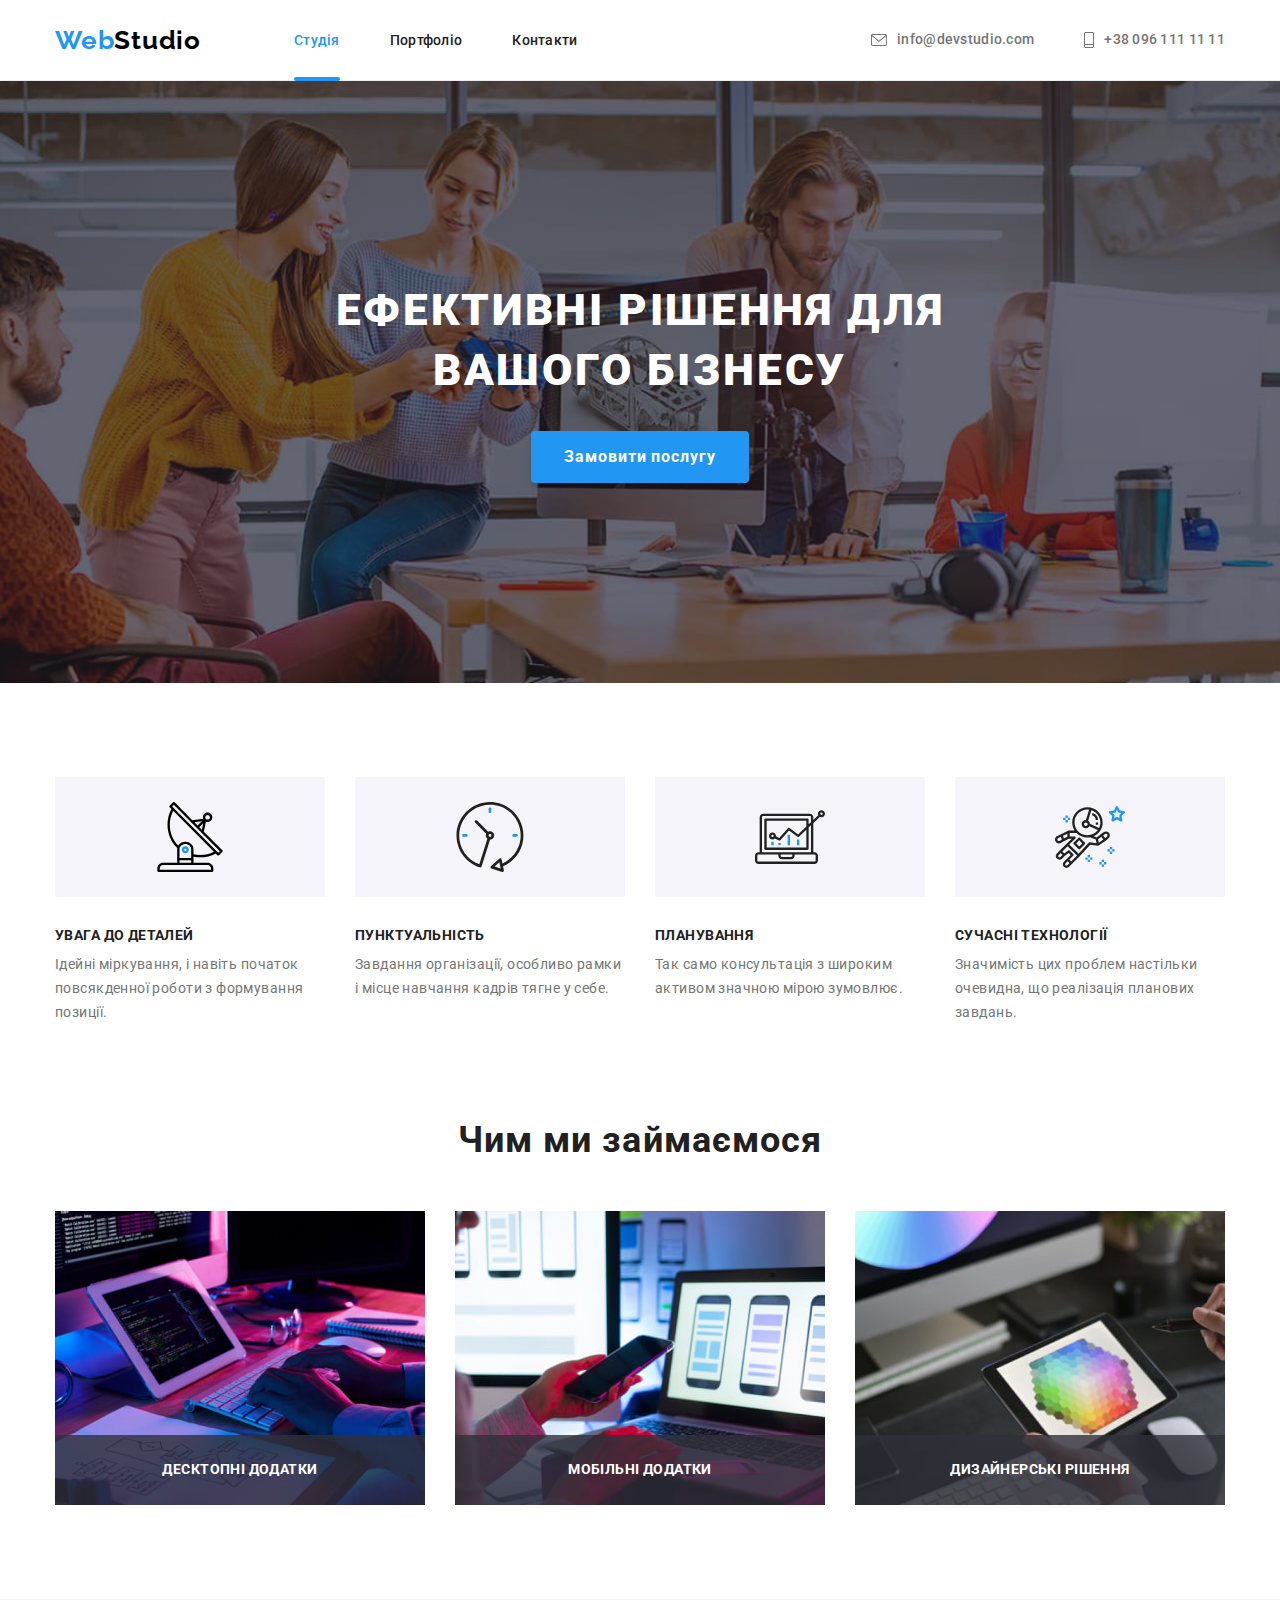
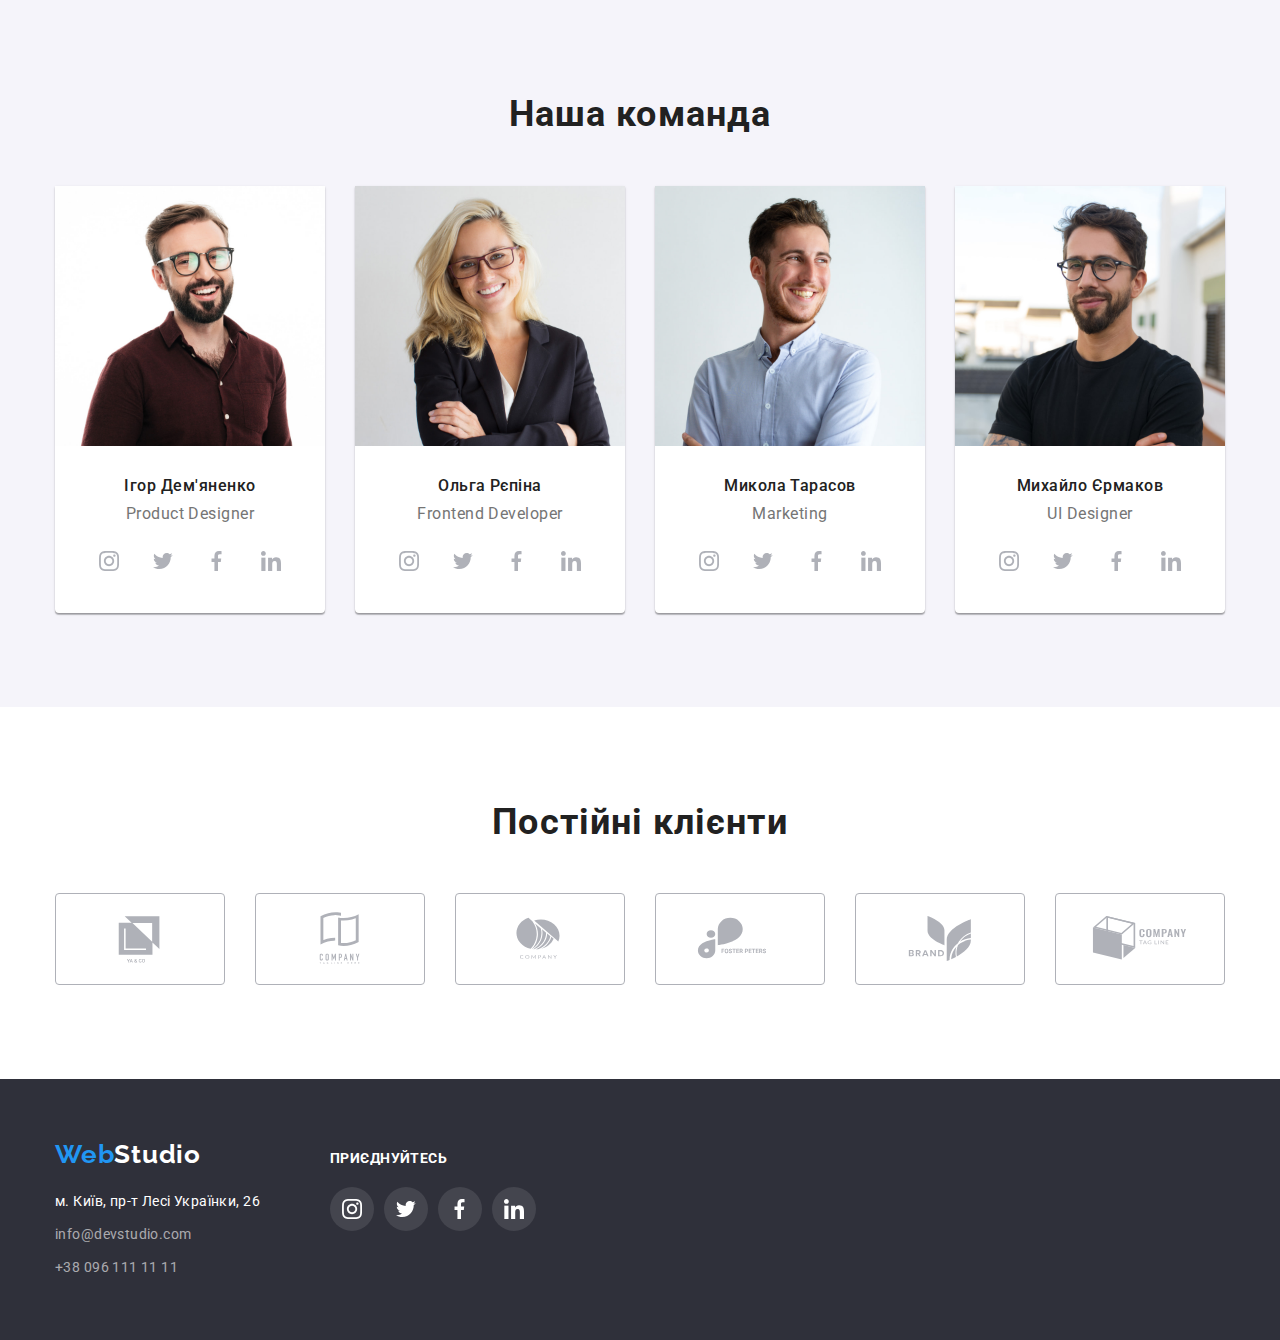
<file: index.html>
<!DOCTYPE html>
<html lang="uk">
  <head>
    <meta charset="UTF-8" />
    <meta http-equiv="X-UA-Compatible" content="IE=edge" />
    <meta name="viewport" content="width=device-width, initial-scale=1.0" />
    <link rel="preconnect" href="https://fonts.googleapis.com" />
    <link rel="preconnect" href="https://fonts.gstatic.com" crossorigin />
    <link
      href="https://fonts.googleapis.com/css2?family=Raleway:wght@700&family=Roboto:wght@400;500;700;900&display=swap"
      rel="stylesheet"
    />
    <link
      rel="stylesheet"
      href="https://cdnjs.cloudflare.com/ajax/libs/modern-normalize/1.1.0/modern-normalize.min.css"
    />
    <link rel="stylesheet" href="./index.html" />
    <link rel="stylesheet" href="./css/styles.css" />
    <title>Студія</title>
  </head>

  <body>
    <!-- header -->
    <header class="header">
      <div class="container header-container">
        <a href="./index.html" class="logo">Web<span>Studio</span></a>
        <nav class="header-nav">
          <ul class="header-nav-list list">
            <li class="header-nav-list-item">
              <a class="header-nav-link current" href="./index.html">Студія</a>
            </li>
            <li class="header-nav-list-item">
              <a class="header-nav-link" href="./portfolio.html">Портфоліо</a>
            </li>
            <li class="header-nav-list-item">
              <a class="header-nav-link" href="#">Контакти</a>
            </li>
          </ul>
        </nav>
        <ul class="header-contacts list">
          <li class="header-contacts-item">
            <a class="header-contacts-link" href="mailto:someone@example.com">
              <svg width="16" height="12" class="header-contact-icon">
                <use href="./images/icons.svg#icon-envelope"></use>
              </svg>
              info@devstudio.com
            </a>
          </li>
          <li class="header-contacts-item">
            <a class="header-contacts-link" href="tel:+380961111111">
              <svg width="10" height="16" class="header-contact-icon">
                <use href="./images/icons.svg#icon-telephone"></use>
              </svg>
              +38 096 111 11 11
            </a>
          </li>
        </ul>
      </div>
    </header>
    <!-- main -->
    <main>
      <!-- hero -->
      <section class="hero section">
        <div class="container">
          <h1 class="hero-title">Ефективні рішення для вашого бізнесу</h1>

          <button type="button" class="hero-btn" data-modal-open>Замовити послугу</button>
        </div>
      </section>
      <!-- advantages -->
      <section class="advantages section">
        <div class="container">
          <h2 class="visually-hidden">Переваги</h2>
          <ul class="advantages-list list">
            <li class="advantages-list-item">
              <div class="advantages-icon">
                <svg class="icon-svg">
                  <use href="./images/icons.svg#icon-antenna"></use>
                </svg>
              </div>
              <h3 class="advantages-title">Увага до деталей</h3>
              <p class="advantages-text">
                Ідейні міркування, і навіть початок повсякденної роботи з формування позиції.
              </p>
            </li>
            <li class="advantages-list-item">
              <div class="advantages-icon">
                <svg class="icon-svg">
                  <use href="./images/icons.svg#icon-clock"></use>
                </svg>
              </div>
              <h3 class="advantages-title">Пунктуальність</h3>
              <p class="advantages-text">
                Завдання організації, особливо рамки і місце навчання кадрів тягне у себе.
              </p>
            </li>
            <li class="advantages-list-item">
              <div class="advantages-icon">
                <svg class="icon-svg">
                  <use href="./images/icons.svg#icon-diagram"></use>
                </svg>
              </div>
              <h3 class="advantages-title">Планування</h3>
              <p class="advantages-text">
                Так само консультація з широким активом значною мірою зумовлює.
              </p>
            </li>
            <li class="advantages-list-item">
              <div class="advantages-icon">
                <svg class="icon-svg">
                  <use href="./images/icons.svg#icon-astronaut"></use>
                </svg>
              </div>
              <h3 class="advantages-title">Сучасні технології</h3>
              <p class="advantages-text">
                Значимість цих проблем настільки очевидна, що реалізація планових завдань.
              </p>
            </li>
          </ul>
        </div>
      </section>
      <!-- solutions -->
      <section class="solutions section">
        <div class="container">
          <h2 class="section-title">Чим ми займаємося</h2>
          <ul class="solutions-list list">
            <li class="solutions-list-item">
              <img
                class="solutions-list-img"
                src="./images/studio/img1.jpg"
                alt="Розробник працює на робочому місці"
                width="370"
              />
              <div class="solutions-card-item">
                <p class="solutions-card-text">Десктопні додатки</p>
              </div>
            </li>
            <li class="solutions-list-item">
              <img
                class="solutions-list-img"
                src="./images/studio/img2.jpg"
                alt="Розробка додатків графічним дизайнером"
                width="370"
              />
              <div class="solutions-card-item">
                <p class="solutions-card-text">Мобільні додатки</p>
              </div>
            </li>
            <li class="solutions-list-item">
              <img
                class="solutions-list-img"
                src="./images/studio/img3.jpg"
                alt="Веб-дизайнер вибирає кольори на планшеті"
                width="370"
              />
              <div class="solutions-card-item">
                <p class="solutions-card-text">Дизайнерські рішення</p>
              </div>
            </li>
          </ul>
        </div>
      </section>
      <!-- team -->
      <section class="team section">
        <div class="container">
          <h2 class="section-title">Наша команда</h2>
          <ul class="team-list list">
            <li class="team-list-item">
              <img
                class="team-list-img"
                src="./images/studio/ihor_demynenko.jpg"
                alt="Фото Ігора Дем'яненка"
                width="270"
                height="260"
              />
              <div class="team-content">
                <h3 class="team-list-title">Ігор Дем'яненко</h3>
                <p lang="en" class="team-list-text" lang="en">Product Designer</p>

                <ul class="team-icons-list list">
                  <li class="team-icons-item">
                    <a
                      href="https://instagram.com"
                      target="_blank"
                      rel="noreferrer noopener nofollow"
                      class="team-icons-link"
                    >
                      <svg width="20" height="20" class="team-icon">
                        <use href="./images/icons.svg#icon-instagram"></use>
                      </svg>
                    </a>
                  </li>
                  <li class="team-icons-item">
                    <a
                      href="https://twitter.com"
                      target="_blank"
                      rel="noreferrer noopener nofollow"
                      class="team-icons-link"
                    >
                      <svg width="20" height="20" class="team-icon">
                        <use href="./images/icons.svg#icon-twitter"></use>
                      </svg>
                    </a>
                  </li>
                  <li class="team-icons-item">
                    <a
                      href="https://facebook.com"
                      target="_blank"
                      rel="noreferrer noopener nofollow"
                      class="team-icons-link"
                    >
                      <svg width="20" height="20" class="team-icon">
                        <use href="./images/icons.svg#icon-facebook"></use>
                      </svg>
                    </a>
                  </li>
                  <li class="team-icons-item">
                    <a
                      href="https://linkedin.com"
                      target="_blank"
                      rel="noreferrer noopener nofollow"
                      class="team-icons-link"
                    >
                      <svg width="20" height="20" class="team-icon">
                        <use href="./images/icons.svg#icon-linkedin"></use>
                      </svg>
                    </a>
                  </li>
                </ul>
              </div>
            </li>
            <li class="team-list-item">
              <img
                class="team-list-img"
                src="./images/studio/olha_riepyna.jpg"
                alt="Фото Ольгі Репіної"
                width="270"
                height="260"
              />
              <div class="team-content">
                <h3 class="team-list-title">Ольга Рєпіна</h3>
                <p lang="en" class="team-list-text" lang="en">Frontend Developer</p>

                <ul class="team-icons-list list">
                  <li class="team-icons-item">
                    <a
                      href="https://instagram.com"
                      target="_blank"
                      rel="noreferrer noopener nofollow"
                      class="team-icons-link"
                    >
                      <svg width="20" height="20" class="team-icon">
                        <use href="./images/icons.svg#icon-instagram"></use>
                      </svg>
                    </a>
                  </li>
                  <li class="team-icons-item">
                    <a
                      href="https://twitter.com"
                      target="_blank"
                      rel="noreferrer noopener nofollow"
                      class="team-icons-link"
                    >
                      <svg width="20" height="20" class="team-icon">
                        <use href="./images/icons.svg#icon-twitter"></use>
                      </svg>
                    </a>
                  </li>
                  <li class="team-icons-item">
                    <a
                      href="https://facebook.com"
                      target="_blank"
                      rel="noreferrer noopener nofollow"
                      class="team-icons-link"
                    >
                      <svg width="20" height="20" class="team-icon">
                        <use href="./images/icons.svg#icon-facebook"></use>
                      </svg>
                    </a>
                  </li>
                  <li class="team-icons-item">
                    <a
                      href="https://linkedin.com"
                      target="_blank"
                      rel="noreferrer noopener nofollow"
                      class="team-icons-link"
                    >
                      <svg width="20" height="20" class="team-icon">
                        <use href="./images/icons.svg#icon-linkedin"></use>
                      </svg>
                    </a>
                  </li>
                </ul>
              </div>
            </li>
            <li class="team-list-item">
              <img
                class="team-list-img"
                src="./images/studio/mykola_tarasov.jpg"
                alt="Фото Михайла Тарасова"
                width="270"
                height="260"
              />
              <div class="team-content">
                <h3 class="team-list-title">Микола Тарасов</h3>
                <p lang="en" class="team-list-text" lang="en">Marketing</p>

                <ul class="team-icons-list list">
                  <li class="team-icons-item">
                    <a
                      href="https://instagram.com"
                      target="_blank"
                      rel="noreferrer noopener nofollow"
                      class="team-icons-link"
                    >
                      <svg width="20" height="20" class="team-icon">
                        <use href="./images/icons.svg#icon-instagram"></use>
                      </svg>
                    </a>
                  </li>
                  <li class="team-icons-item">
                    <a
                      href="https://twitter.com"
                      target="_blank"
                      rel="noreferrer noopener nofollow"
                      class="team-icons-link"
                    >
                      <svg width="20" height="20" class="team-icon">
                        <use href="./images/icons.svg#icon-twitter"></use>
                      </svg>
                    </a>
                  </li>
                  <li class="team-icons-item">
                    <a
                      href="https://facebook.com"
                      target="_blank"
                      rel="noreferrer noopener nofollow"
                      class="team-icons-link"
                    >
                      <svg width="20" height="20" class="team-icon">
                        <use href="./images/icons.svg#icon-facebook"></use>
                      </svg>
                    </a>
                  </li>
                  <li class="team-icons-item">
                    <a
                      href="https://linkedin.com"
                      target="_blank"
                      rel="noreferrer noopener nofollow"
                      class="team-icons-link"
                    >
                      <svg width="20" height="20" class="team-icon">
                        <use href="./images/icons.svg#icon-linkedin"></use>
                      </svg>
                    </a>
                  </li>
                </ul>
              </div>
            </li>
            <li class="team-list-item">
              <img
                class="team-list-img"
                src="./images/studio/mykhailo_iermakov.jpg"
                alt="Фото Михайло Єрмакова"
                width="270"
                height="260"
              />
              <div class="team-content">
                <h3 class="team-list-title">Михайло Єрмаков</h3>
                <p lang="en" class="team-list-text" lang="en">UI Designer</p>

                <ul class="team-icons-list list">
                  <li class="team-icons-item">
                    <a
                      href="https://instagram.com"
                      target="_blank"
                      rel="noreferrer noopener nofollow"
                      class="team-icons-link"
                    >
                      <svg width="20" height="20" class="team-icon">
                        <use href="./images/icons.svg#icon-instagram"></use>
                      </svg>
                    </a>
                  </li>
                  <li class="team-icons-item">
                    <a
                      href="https://twitter.com"
                      target="_blank"
                      rel="noreferrer noopener nofollow"
                      class="team-icons-link"
                    >
                      <svg width="20" height="20" class="team-icon">
                        <use href="./images/icons.svg#icon-twitter"></use>
                      </svg>
                    </a>
                  </li>
                  <li class="team-icons-item">
                    <a
                      href="https://facebook.com"
                      target="_blank"
                      rel="noreferrer noopener nofollow"
                      class="team-icons-link"
                    >
                      <svg width="20" height="20" class="team-icon">
                        <use href="./images/icons.svg#icon-facebook"></use>
                      </svg>
                    </a>
                  </li>
                  <li class="team-icons-item">
                    <a
                      href="https://linkedin.com"
                      target="_blank"
                      rel="noreferrer noopener nofollow"
                      class="team-icons-link"
                    >
                      <svg width="20" height="20" class="team-icon">
                        <use href="./images/icons.svg#icon-linkedin"></use>
                      </svg>
                    </a>
                  </li>
                </ul>
              </div>
            </li>
          </ul>
        </div>
      </section>
      <section class="clients section">
        <div class="container">
          <h2 class="section-title">Постійні клієнти</h2>
          <ul class="clients-list">
            <li class="clients-list-item list">
              <a href="#" class="clients-link">
                <svg width="106" height="60" class="clients-icon">
                  <use href="./images/icons.svg#icon-logo1"></use>
                </svg>
              </a>
            </li>
            <li class="clients-list-item list">
              <a href="#" class="clients-link">
                <svg width="106" height="60" class="clients-icon">
                  <use href="./images/icons.svg#icon-logo2"></use>
                </svg>
              </a>
            </li>
            <li class="clients-list-item list">
              <a href="#" class="clients-link">
                <svg width="106" height="60" class="clients-icon">
                  <use href="./images/icons.svg#icon-logo3"></use>
                </svg>
              </a>
            </li>
            <li class="clients-list-item list">
              <a href="#" class="clients-link">
                <svg width="106" height="60" class="clients-icon">
                  <use href="./images/icons.svg#icon-logo4"></use>
                </svg>
              </a>
            </li>
            <li class="clients-list-item list">
              <a href="#" class="clients-link">
                <svg width="106" height="60" class="clients-icon">
                  <use href="./images/icons.svg#icon-logo5"></use>
                </svg>
              </a>
            </li>
            <li class="clients-list-item list">
              <a href="#" class="clients-link">
                <svg width="106" height="60" class="clients-icon">
                  <use href="./images/icons.svg#icon-logo6"></use>
                </svg>
              </a>
            </li>
          </ul>
        </div>
      </section>
    </main>
    <!-- footer -->
    <footer class="footer">
      <div class="container">
        <div class="footer-address">
          <a class="footer-logo" href="./index.html">Web<span>Studio</span></a>
          <address class="address">
            <ul class="address-list list">
              <li class="address-list-item">
                <a
                  class="address-link google-link"
                  href="https://www.google.com.ua/maps/place/%D0%B1%D1%83%D0%BB.+%D0%9B%D0%B5%D1%81%D0%B8+%D0%A3%D0%BA%D1%80%D0%B0%D0%B8%D0%BD%D0%BA%D0%B8,+26,+%D0%9A%D0%B8%D0%B5%D0%B2,+02000/@50.4265841,30.5361971,17z/data=!3m1!4b1!4m6!3m5!1s0x40d4cf0e033ecbe9:0x57a4dffefec77da0!8m2!3d50.4265807!4d30.5383858!16s%2Fg%2F1tctq5jv?hl=ru"
                  target="_blank"
                  rel="noreferrer nofollow noopener"
                  >м. Київ, пр-т Лесі Українки, 26</a
                >
              </li>
              <li class="address-list-item">
                <a class="address-link contact-link" href="mailto:info@devstudio.com"
                  >info@devstudio.com</a
                >
              </li>
              <li class="address-list-item">
                <a class="address-link contact-link" href="tel:+380961111111">+38 096 111 11 11</a>
              </li>
            </ul>
          </address>
        </div>
        <div class="connect">
          <h3 class="connect-title">Приєднуйтесь</h3>
          <div class="connect-container">
            <ul class="connect-list list">
              <li class="connect-item">
                <a
                  href="https://instagram.com"
                  target="_blank"
                  rel="noreferrer noopener nofollow"
                  class="connect-link"
                >
                  <svg width="20" height="20" class="connect-icon">
                    <use href="./images/icons.svg#icon-instagram"></use>
                  </svg>
                </a>
              </li>
              <li class="connect-item">
                <a
                  href="https://twitter.com"
                  target="_blank"
                  rel="noreferrer noopener nofollow"
                  class="connect-link"
                >
                  <svg width="20" height="20" class="connect-icon">
                    <use href="./images/icons.svg#icon-twitter"></use>
                  </svg>
                </a>
              </li>
              <li class="connect-item">
                <a
                  href="https://facebook.com"
                  target="_blank"
                  rel="noreferrer noopener nofollow"
                  class="connect-link"
                >
                  <svg width="20" height="20" class="connect-icon">
                    <use href="./images/icons.svg#icon-facebook"></use>
                  </svg>
                </a>
              </li>
              <li class="connect-item">
                <a
                  href="https://linkedin.com"
                  target="_blank"
                  rel="noreferrer noopener nofollow"
                  class="connect-link"
                >
                  <svg width="20" height="20" class="connect-icon">
                    <use href="./images/icons.svg#icon-linkedin"></use>
                  </svg>
                </a>
              </li>
            </ul>
          </div>
        </div>
      </div>
    </footer>
    <div class="backdrop is-hidden" data-modal="">
      <div class="modal">
        <button type="button" class="close-modal-btn" data-modal-close="">
          <svg class="icon-close-cross" width="18" height="18">
            <use href="./images/icons.svg#icon-close-cross"></use>
          </svg>
        </button>
        <h3>Залиште свої дані, ми вам передзвонимо</h3>
        <p>
          Lorem ipsum dolor sit, amet consectetur adipisicing elit. Voluptate tenetur quos neque
        </p>
      </div>
    </div>
    <script src="./js/modal.js"></script>
  </body>
</html>
</file>
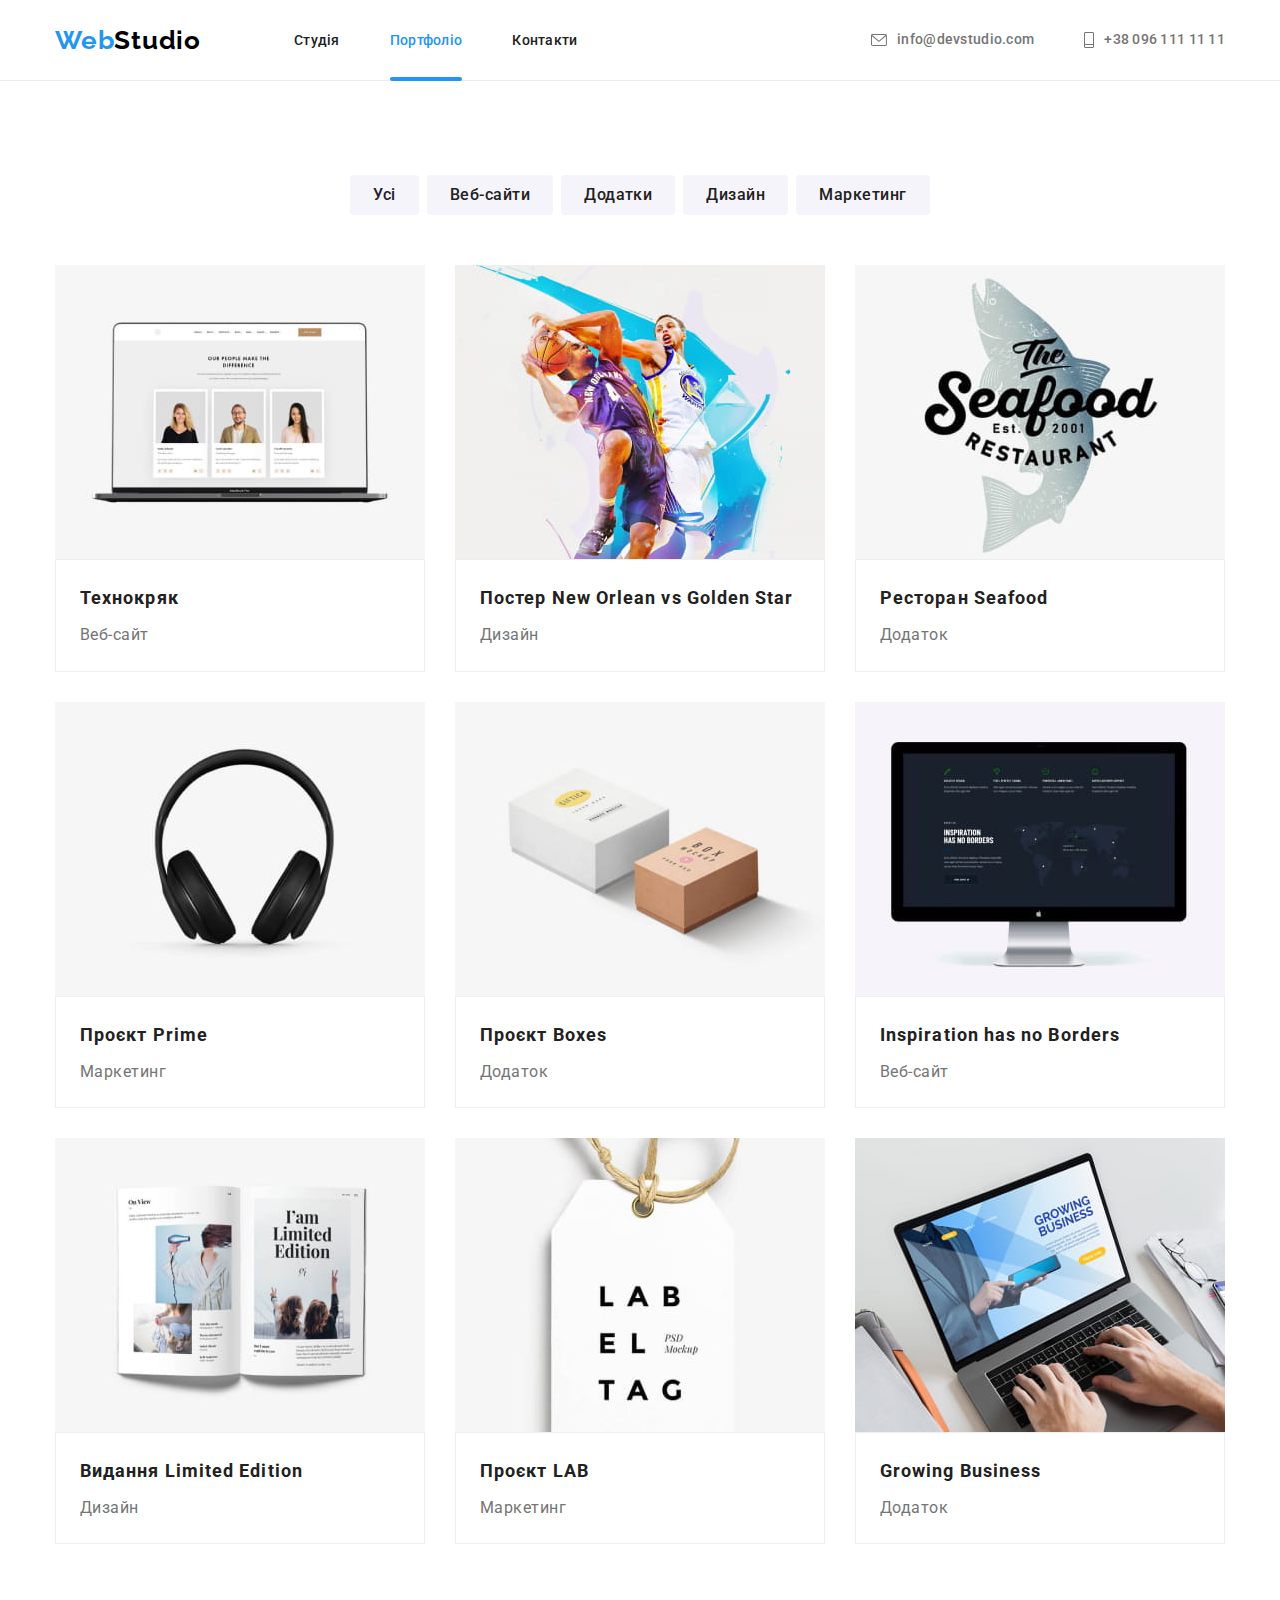
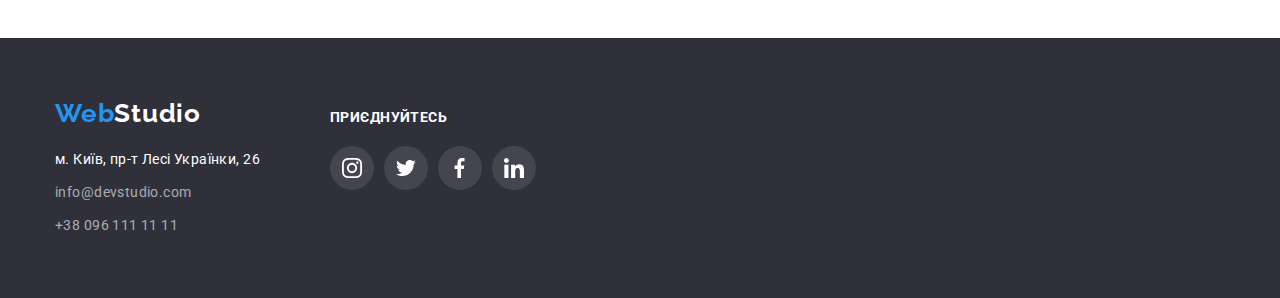
<file: portfolio.html>
<!DOCTYPE html>
<html lang="uk">
  <head>
    <meta charset="UTF-8" />
    <meta http-equiv="X-UA-Compatible" content="IE=edge" />
    <meta name="viewport" content="width=device-width, initial-scale=1.0" />
    <link rel="preconnect" href="https://fonts.googleapis.com" />
    <link rel="preconnect" href="https://fonts.gstatic.com" crossorigin />
    <link
      href="https://fonts.googleapis.com/css2?family=Raleway:wght@700&family=Roboto:wght@400;500;700;900&display=swap"
      rel="stylesheet"
    />
    <link
      rel="stylesheet"
      href="https://cdnjs.cloudflare.com/ajax/libs/modern-normalize/1.1.0/modern-normalize.min.css"
    />
    <link rel="stylesheet" href="./index.html" />
    <link rel="stylesheet" href="./css/styles.css" />
    <title>Портфоліо</title>
  </head>

  <body>
    <!-- header -->
    <header class="header">
      <div class="container header-container">
        <a href="./index.html" class="logo">Web<span>Studio</span></a>
        <nav class="header-nav">
          <ul class="header-nav-list list">
            <li class="header-nav-list-item">
              <a class="header-nav-link" href="./index.html">Студія</a>
            </li>
            <li class="header-nav-list-item">
              <a class="header-nav-link current" href="./portfolio.html">Портфоліо</a>
            </li>
            <li class="header-nav-list-item">
              <a class="header-nav-link" href="#">Контакти</a>
            </li>
          </ul>
        </nav>
        <ul class="header-contacts list">
          <li class="header-contacts-item">
            <a class="header-contacts-link" href="mailto:someone@example.com">
              <svg width="16" height="12" class="header-contact-icon">
                <use href="./images/icons.svg#icon-envelope"></use>
              </svg>
              info@devstudio.com
            </a>
          </li>
          <li class="header-contacts-item">
            <a class="header-contacts-link" href="tel:+380961111111">
              <svg width="10" height="16" class="header-contact-icon">
                <use href="./images/icons.svg#icon-telephone"></use>
              </svg>
              +38 096 111 11 11
            </a>
          </li>
        </ul>
      </div>
    </header>
    <!-- main -->
    <main>
      <!-- projects -->
      <section class="projects section">
        <div class="container">
          <h1 class="visually-hidden">Проєкти</h1>
          <ul class="projects-list-btns list">
            <li class="projects-list-item-btns">
              <button type="button" class="projects-list-btn">Усі</button>
            </li>
            <li class="projects-list-item-btns">
              <button type="button" class="projects-list-btn">Веб-сайти</button>
            </li>
            <li class="projects-list-item-btns">
              <button type="button" class="projects-list-btn">Додатки</button>
            </li>
            <li class="projects-list-item-btns">
              <button type="button" class="projects-list-btn">Дизайн</button>
            </li>
            <li class="projects-list-item-btns">
              <button type="button" class="projects-list-btn">Маркетинг</button>
            </li>
          </ul>
          <ul class="projects-list list">
            <li class="projects-list-item">
              <a class="projects-item-link" href="#">
                <div class="overlay">
                  <img
                    class="projects-item-img"
                    src="./images/portfolio/technokhryak.jpg"
                    alt="сайт технохряк"
                    width="370"
                    height="294"
                  />
                  <p class="overlay-text">
                    Ресурс пропонує комплексні пропозиції з різним рівнем функціоналу та сервісів.
                    Все це дозволить відвідувачу отримати вичерпні відомості про компанію чи
                    приватну особу.
                  </p>
                </div>
                <div class="card-content">
                  <h2 class="projects-title">Технокряк</h2>
                  <p class="projects-text">Веб-сайт</p>
                </div>
              </a>
            </li>
            <li class="projects-list-item">
              <a class="projects-item-link" href="#">
                <div class="overlay">
                  <img
                    class="projects-item-img"
                    src="./images/portfolio/neworlean.jpg"
                    alt="дизайн new orlean"
                    width="370"
                    height="294"
                  />
                  <p class="overlay-text">
                    Ресурс пропонує комплексні пропозиції з різним рівнем функціоналу та сервісів.
                    Все це дозволить відвідувачу отримати вичерпні відомості про компанію чи
                    приватну особу.
                  </p>
                </div>
                <div class="card-content">
                  <h2 class="projects-title">
                    Постер <span lang="en">New Orlean vs Golden Star</span>
                  </h2>
                  <p class="projects-text">Дизайн</p>
                </div>
              </a>
            </li>
            <li class="projects-list-item">
              <a class="projects-item-link" href="#">
                <div class="overlay">
                  <img
                    class="projects-item-img"
                    src="./images/portfolio/seafood.jpg"
                    alt="додаток seafood"
                    width="370"
                    height="294"
                  />
                  <p class="overlay-text">
                    Ресурс пропонує комплексні пропозиції з різним рівнем функціоналу та сервісів.
                    Все це дозволить відвідувачу отримати вичерпні відомості про компанію чи
                    приватну особу.
                  </p>
                </div>
                <div class="card-content">
                  <h2 class="projects-title">Ресторан <span lang="en">Seafood</span></h2>
                  <p class="projects-text">Додаток</p>
                </div>
              </a>
            </li>
            <li class="projects-list-item">
              <a class="projects-item-link" href="#">
                <div class="overlay">
                  <img
                    class="projects-item-img"
                    src="./images/portfolio/prime.jpg"
                    alt="проект prime"
                    width="370"
                    height="294"
                  />
                  <p class="overlay-text">
                    Ресурс пропонує комплексні пропозиції з різним рівнем функціоналу та сервісів.
                    Все це дозволить відвідувачу отримати вичерпні відомості про компанію чи
                    приватну особу.
                  </p>
                </div>
                <div class="card-content">
                  <h2 class="projects-title">Проєкт Prime</h2>
                  <p class="projects-text">Маркетинг</p>
                </div>
              </a>
            </li>

            <li class="projects-list-item">
              <a class="projects-item-link" href="#">
                <div class="overlay">
                  <img
                    class="projects-item-img"
                    src="./images/portfolio/boxes.jpg"
                    alt="додаток Boxes"
                    width="370"
                    height="294"
                  />
                  <p class="overlay-text">
                    Ресурс пропонує комплексні пропозиції з різним рівнем функціоналу та сервісів.
                    Все це дозволить відвідувачу отримати вичерпні відомості про компанію чи
                    приватну особу.
                  </p>
                </div>
                <div class="card-content">
                  <h2 class="projects-title">Проєкт <span lang="en">Boxes</span></h2>
                  <p class="projects-text">Додаток</p>
                </div>
              </a>
            </li>

            <li class="projects-list-item">
              <a class="projects-item-link" href="#">
                <div class="overlay">
                  <img
                    class="projects-item-img"
                    src="./images/portfolio/noborders.jpg"
                    alt="Веб-сайт Inspiration"
                    width="370"
                    height="294"
                  />
                  <p class="overlay-text">
                    Ресурс пропонує комплексні пропозиції з різним рівнем функціоналу та сервісів.
                    Все це дозволить відвідувачу отримати вичерпні відомості про компанію чи
                    приватну особу.
                  </p>
                </div>

                <div class="card-content">
                  <h2 class="projects-title" lang="en">Inspiration has no Borders</h2>
                  <p class="projects-text">Веб-сайт</p>
                </div>
              </a>
            </li>

            <li class="projects-list-item">
              <a class="projects-item-link" href="#">
                <div class="overlay">
                  <img
                    class="projects-item-img"
                    src="./images/portfolio/limitededition.jpg"
                    alt="дизайн Limited Edition"
                    width="370"
                    height="294"
                  />
                  <p class="overlay-text">
                    Ресурс пропонує комплексні пропозиції з різним рівнем функціоналу та сервісів.
                    Все це дозволить відвідувачу отримати вичерпні відомості про компанію чи
                    приватну особу.
                  </p>
                </div>
                <div class="card-content">
                  <h2 class="projects-title">Видання <span lang="en">Limited Edition</span></h2>
                  <p class="projects-text">Дизайн</p>
                </div>
              </a>
            </li>

            <li class="projects-list-item">
              <a class="projects-item-link" href="#">
                <div class="overlay">
                  <img
                    class="projects-item-img"
                    src="./images/portfolio/lab.jpg"
                    alt="проєкт Lab"
                    width="370"
                    height="294"
                  />
                  <p class="overlay-text">
                    Ресурс пропонує комплексні пропозиції з різним рівнем функціоналу та сервісів.
                    Все це дозволить відвідувачу отримати вичерпні відомості про компанію чи
                    приватну особу.
                  </p>
                </div>
                <div class="card-content">
                  <h2 class="projects-title">Проєкт <span lang="en">LAB</span></h2>
                  <p class="projects-text">Маркетинг</p>
                </div>
              </a>
            </li>

            <li class="projects-list-item">
              <a class="projects-item-link" href="#">
                <div class="overlay">
                  <img
                    class="projects-item-img"
                    src="./images/portfolio/growingbusiness.jpg"
                    alt="додаток Growing Business"
                    width="370"
                    height="294"
                  />
                  <p class="overlay-text">
                    Ресурс пропонує комплексні пропозиції з різним рівнем функціоналу та сервісів.
                    Все це дозволить відвідувачу отримати вичерпні відомості про компанію чи
                    приватну особу.
                  </p>
                </div>
                <div class="card-content">
                  <h2 class="projects-title" lang="en">Growing Business</h2>
                  <p class="projects-text">Додаток</p>
                </div>
              </a>
            </li>
          </ul>
        </div>
      </section>
    </main>
    <!-- footer -->
    <footer class="footer">
      <div class="container">
        <div class="footer-address">
          <a class="footer-logo" href="./index.html">Web<span>Studio</span></a>
          <address class="address">
            <ul class="address-list list">
              <li class="address-list-item">
                <a
                  class="address-link google-link"
                  href="https://www.google.com.ua/maps/place/%D0%B1%D1%83%D0%BB.+%D0%9B%D0%B5%D1%81%D0%B8+%D0%A3%D0%BA%D1%80%D0%B0%D0%B8%D0%BD%D0%BA%D0%B8,+26,+%D0%9A%D0%B8%D0%B5%D0%B2,+02000/@50.4265841,30.5361971,17z/data=!3m1!4b1!4m6!3m5!1s0x40d4cf0e033ecbe9:0x57a4dffefec77da0!8m2!3d50.4265807!4d30.5383858!16s%2Fg%2F1tctq5jv?hl=ru"
                  target="_blank"
                  rel="noreferrer nofollow noopener"
                  >м. Київ, пр-т Лесі Українки, 26</a
                >
              </li>
              <li class="address-list-item">
                <a class="address-link contact-link" href="mailto:info@devstudio.com"
                  >info@devstudio.com</a
                >
              </li>
              <li class="address-list-item">
                <a class="address-link contact-link" href="tel:+380961111111">+38 096 111 11 11</a>
              </li>
            </ul>
          </address>
        </div>
        <div class="connect">
          <h3 class="connect-title">Приєднуйтесь</h3>
          <div class="connect-container">
            <ul class="connect-list list">
              <li class="connect-item">
                <a
                  href="https://instagram.com"
                  target="_blank"
                  rel="noreferrer noopener nofollow"
                  class="connect-link"
                >
                  <svg width="20" height="20" class="connect-icon">
                    <use href="./images/icons.svg#icon-instagram"></use>
                  </svg>
                </a>
              </li>
              <li class="connect-item">
                <a
                  href="https://twitter.com"
                  target="_blank"
                  rel="noreferrer noopener nofollow"
                  class="connect-link"
                >
                  <svg width="20" height="20" class="connect-icon">
                    <use href="./images/icons.svg#icon-twitter"></use>
                  </svg>
                </a>
              </li>
              <li class="connect-item">
                <a
                  href="https://facebook.com"
                  target="_blank"
                  rel="noreferrer noopener nofollow"
                  class="connect-link"
                >
                  <svg width="20" height="20" class="connect-icon">
                    <use href="./images/icons.svg#icon-facebook"></use>
                  </svg>
                </a>
              </li>
              <li class="connect-item">
                <a
                  href="https://linkedin.com"
                  target="_blank"
                  rel="noreferrer noopener nofollow"
                  class="connect-link"
                >
                  <svg width="20" height="20" class="connect-icon">
                    <use href="./images/icons.svg#icon-linkedin"></use>
                  </svg>
                </a>
              </li>
            </ul>
          </div>
        </div>
      </div>
    </footer>
  </body>
</html>
</file>
<file: css/styles.css>
:root {
  --main-background: #f5f5f5;
  --brand-background: #2f303a;
  --second-background: #f5f4fa;
  --brand-font-color: #212121;
  --focus-color: #2196f3;
  --white-color: #ffffff;
  --grey-color: #757575;
  --black-color: #000000;
  --color-rgba: rgba(255, 255, 255, 0.6);
  --hover-hero-btn-color: #188ce8;
  --transition: cubic-bezier(0.4, 0, 0.2, 1);
}

*,
::before,
::after {
  box-sizing: border-box;
}

p,
h1,
h2,
h3,
h4,
h5,
h6 {
  margin: 0;
}
ul,
ol {
  margin: 0;
  padding-left: 0;
}
button {
  cursor: pointer;
}
address {
  font-style: normal;
}
img {
  display: block;
}

body {
  font-family: 'Roboto', sans-serif;
  color: var(--brand-font-color);
  background-color: var(--white-color);
  font-size: 14px;
}

.container {
  /* outline: 1px solid red; */
  width: 1200px;
  margin-left: auto;
  margin-right: auto;
  padding-left: 15px;
  padding-right: 15px;
}

.section {
  padding-top: 94px;
  padding-bottom: 94px;
}

img {
  display: block;
  min-width: 100%;
  height: auto;
}
/* header */

.header {
  border-bottom: 1px solid #ececec;
  /* padding: 24px 0; */
}

.header-container {
  display: flex;
  align-items: center;
}

.header-nav {
  display: flex;
  align-items: center;
}

.header-nav-list {
  display: flex;
}

.header-nav-list-item {
  position: relative;
}
.header-nav-list-item:not(:last-child),
.header-contacts-item:not(:last-child) {
  margin-right: 50px;
}

.header-contacts {
  display: flex;
  margin-left: auto;
}

.logo {
  font-family: 'Raleway', sans-serif;
  font-weight: 700;
  font-size: 26px;
  text-decoration: none;
  line-height: 1.17;
  letter-spacing: 0.03em;
  margin-right: 93px;
}

.logo span:last-child {
  color: var(--black-color);
}

.logo:first-child,
.footer-logo:first-child {
  color: var(--focus-color);
}

.list {
  list-style: none;
}

.header-nav-link {
  color: var(--brand-font-color);
  font-size: 14px;
  text-decoration: none;
  font-weight: 500;
  letter-spacing: 0.02em;
  line-height: 1.17;
  display: inline-block;
  padding: 32px 0;
  transition-property: color;
  transition-duration: 250ms;
  transition-timing-function: cubic-bezier(0.4, 0, 0.2, 1);
}

.current {
  color: var(--focus-color);
  position: relative;
}

/* .header-nav-link .current::after {
  content: ' ';
  position: absolute;
  bottom: -1px;
  left: 0;
  width: 100%;
  height: 4px;
  background-color: var(--focus-color);
  border-radius: 2px;
} */

.current::after {
  content: ' ';
  display: block;
  color: var(--focus-color);
  position: absolute;
  bottom: 0;
  left: 0;
  width: 100%;
  height: 4px;
  background-color: var(--focus-color);
  border-radius: 2px;
  bottom: -1px;
}

.header-contacts-link {
  display: flex;
  align-items: center;
  color: var(--grey-color);
  text-decoration: none;
  font-weight: 500;
  line-height: 1.14;
  letter-spacing: 0.02em;
}

.header-contacts-link,
.header-nav-link {
  transition-property: color;
  transition-duration: 250ms;
  transition-timing-function: var(--transition);
}

.header-nav-link:not(.current)::before {
  content: '';
  position: absolute;
  bottom: -1px;
  left: 0;
  width: 100%;
  height: 4px;
  background-color: var(--focus-color);
  border-radius: 2px;
  transform: scaleX(0);
  transition-property: transform;
  transition-duration: 250ms;
  transition-timing-function: var(--transition);
}

.header-contacts-link:hover,
.header-contacts-link:focus,
.header-nav-link:hover,
.header-nav-link:focus {
  color: var(--focus-color);
}

.header-nav-link:not(.current):hover::before,
.header-nav-link:not(.current):focus::before {
  transform: scaleX(1);
}

.header-contact-icon {
  margin-right: 10px;
  fill: currentColor;
}

/* footer */

.footer {
  background-color: var(--brand-background);
  padding-top: 60px;
  padding-bottom: 60px;
}

.footer .container {
  display: flex;
  gap: 70px;
  align-items: baseline;
}
.footer-logo {
  font-family: 'Raleway', sans-serif;
  color: var(--white-color);
  font-weight: 700;
  font-size: 26px;
  line-height: 1.18;
  letter-spacing: 0.03em;
  text-decoration: none;
  display: block;
  margin-bottom: 20px;
}

.footer-logo span {
  color: var(--white-color);
}

.address-link {
  font-style: normal;
  text-decoration: none;
  color: var(--color-rgba);
  line-height: 1.71;
  letter-spacing: 0.03em;
}

.address-list-item:not(:last-child) {
  margin-bottom: 9px;
}

.google-link {
  color: var(--white-color);
}

.contact-link {
  transition-property: color;
  transition-duration: 250ms;
  transition-timing-function: var(--transition);
}

.contact-link:hover,
.contact-link.address-link:focus {
  color: var(--focus-color);
}

/* connect */

.connect-title {
  color: var(--white-color);
  font-size: 14px;
  line-height: 1.14;
  letter-spacing: 0.03em;
  text-transform: uppercase;
  margin-bottom: 20px;
}
.connect-list {
  display: flex;
  flex-wrap: wrap;
  align-items: center;
  gap: 10px;
}
.connect-item {
  width: 44px;
  height: 44px;
}

.connect-link {
  width: 100%;
  height: 100%;
  border-radius: 50%;
  display: flex;
  justify-content: center;
  align-items: center;
  background-color: rgba(255, 255, 255, 0.1);
  color: var(--white-color);
  transition-property: background-color;
  transition-duration: 250ms;
  transition-timing-function: var(--transition);
}

.connect-icon {
  fill: currentColor;
}

.connect-link:hover,
.connect-link:focus {
  background-color: var(--focus-color);
}

/* main studio */
/* hero */

.hero {
  background-color: var(--brand-background);
  align-items: center;
  padding: 200px 0;
  max-width: 1600px;
  min-height: 600px;
  margin-left: auto;
  margin-right: auto;
  background-image: linear-gradient(to right, rgba(47, 48, 58, 0.4), rgba(47, 48, 58, 0.4)),
    url(../images/portfolio/overlay.jpg);
  background-repeat: no-repeat;
  background-position: center;
  background-size: cover;
}

.hero-title {
  color: var(--white-color);
  font-size: 44px;
  font-weight: 900;
  line-height: 1.36;
  letter-spacing: 0.06em;
  text-align: center;
  text-transform: uppercase;
  margin: 0 auto 30px;
  max-width: 696px;
}

.hero-btn {
  background-color: var(--focus-color);
  color: var(--white-color);
  font-size: 16px;
  font-weight: 700;
  line-height: 1.88;
  letter-spacing: 0.06em;
  width: max-content;
  align-items: center;
  text-align: center;
  box-shadow: 0px 4px 4px rgba(0, 0, 0, 0.15);
  border-radius: 4px;
  display: block;
  padding: 10px 32px;
  margin: 0 auto;
  border: 1px solid transparent;
  transition-property: color, background-color;
  transition-duration: 250ms;
  transition-timing-function: var(--transition);
}

.hero-btn:hover,
.hero-btn:focus {
  background-color: var(--hover-hero-btn-color);
  color: var(--white-color);
}
/* modal */

.backdrop.is-hidden {
  opacity: 0;
  visibility: hidden;
  pointer-events: none;
}

.backdrop {
  position: fixed;
  top: 0;
  left: 0;
  width: 100%;
  height: 100%;
  background: rgba(0, 0, 0, 0.2);
  border: 1px solid #000000;
  opacity: 1;
  visibility: visible;
  transition-property: opacity, visibility;
  transition-duration: 250ms;
  transition-timing-function: var(--transition);
  z-index: 20;
  display: flex;
  justify-content: center;
  align-items: center;
}

.modal {
  width: 528px;
  height: 581px;
  background: var(--white-color);
  box-shadow: 0px 1px 3px rgba(0, 0, 0, 0.12), 0px 1px 1px rgba(0, 0, 0, 0.14),
    0px 2px 1px rgba(0, 0, 0, 0.2);
  border-radius: 4px;
  position: absolute;
  top: 50%;
  left: 50%;
  z-index: 10;
  padding: 30px;
  transform: scale(1);
  transform: translate(-50%, -50%);
  transition-property: scale, transform;
  transition-duration: 250ms;
  transition-timing-function: var(--transition);
}

.close-modal-btn {
  display: flex;
  justify-content: center;
  align-items: center;
  border: 1px solid rgba(0, 0, 0, 0.1);
  border-radius: 50%;
  width: 30px;
  height: 30px;
  margin: 0;
  padding: 0px;
  background-color: var(--white-color);
  position: absolute;
  top: 8px;
  right: 8px;
}

.icon-close-cross {
  fill: currentColor;
}

/* advantages */
.advantages {
  padding-bottom: 0;
}

.advantages-list {
  display: flex;
}

.advantages-icon {
  display: flex;
  max-width: 270px;
  height: 120px;
  align-items: center;
  justify-content: center;
  flex-direction: column;
  margin-bottom: 30px;
  background-color: var(--second-background);
}
.advantages-title {
  font-size: 14px;
  text-transform: uppercase;
  line-height: 1.17;
  letter-spacing: 0.03em;
  margin-bottom: 10px;
}

.advantages-text {
  color: var(--grey-color);
  line-height: 1.71;
  letter-spacing: 0.03em;
}

.advantages-list-item {
  max-width: 270px;
}

.advantages-list-item:not(:last-child) {
  margin-right: 30px;
}

.icon-svg {
  width: 70px;
  height: 70px;
}

/* solutions */
.solutions-list {
  display: flex;
}

.solutions-list-item {
  max-width: 1200px;
  height: auto;
  position: relative;
}

.solutions-list-item:not(:last-child) {
  margin-right: 30px;
}

.section-title {
  font-size: 36px;
  line-height: 1.17;
  letter-spacing: 0.03em;
  text-align: center;
  margin-bottom: 50px;
}

.solutions-card {
  position: relative;
}

.solutions-card-item {
  position: absolute;
  bottom: 0;
  left: 0;
  display: flex;
  justify-content: center;
  align-items: center;
  width: 100%;
  height: 70px;
  background: rgba(47, 48, 58, 0.8);
}

.solutions-card-text {
  color: var(--white-color);
  font-weight: 700;
  font-size: 14px;
  line-height: 1.14;
  text-align: center;
  letter-spacing: 0.03em;
  text-transform: uppercase;
}

/* team */

.team {
  background-color: var(--second-background);
}

.team-list {
  display: flex;
}

.team-list-item {
  max-width: 270px;
  background-color: var(--white-color);
  box-shadow: 0px 1px 3px rgba(0, 0, 0, 0.12), 0px 1px 1px rgba(0, 0, 0, 0.14),
    0px 2px 1px rgba(0, 0, 0, 0.2);
  border-radius: 0px 0px 4px 4px;
}

.team-list-item:not(:last-child) {
  margin-right: 30px;
}

.team-list-img {
  display: block;
}

.team-list-title {
  font-size: 16px;
  font-weight: 500;
  line-height: 1.19;
  letter-spacing: 0.03em;
  text-align: center;
  margin-bottom: 10px;
}

.team-list-text {
  color: var(--grey-color);
  font-size: 16px;
  line-height: 1.17;
  letter-spacing: 0.03em;
  text-align: center;
}

.team-content {
  padding: 30px 0;
  text-align: center;
}
.team-icons-list {
  display: flex;
  justify-content: center;
  margin-top: 16px;
  gap: 10px;
}

.team-icons-item {
  width: 44px;
  height: 44px;
}

.team-icons-link {
  width: 100%;
  height: 100%;
  display: flex;
  justify-content: center;
  align-items: center;
  color: #afb1b8;
  border-radius: 50%;
  transition-property: color, background-color;
  transition-duration: 250ms;
  transition-timing-function: var(--transition);
}

.team-icon {
  fill: currentColor;
}

.team-icons-link:hover,
.team-icons-link:focus {
  background-color: var(--focus-color);
  color: var(--white-color);
}

/* clients */

.clients-list {
  display: flex;
  flex-wrap: wrap;
  gap: 30px;
}

.clients-list-item {
  width: calc((100% - 150px) / 6);
  height: 92px;
}
.clients-link {
  width: 100%;
  height: 100%;
  display: flex;
  justify-content: center;
  align-items: center;
  border: 1px solid #afb1b8;
  color: #afb1b8;
  border-radius: 4px;
  transition-property: color, border;
  transition-duration: 250ms;
  transition-timing-function: var(--transition);
}

.clients-icon {
  fill: currentColor;
}

.clients-link:hover,
.clients-link:focus {
  border: 1px solid var(--focus-color);
  color: var(--focus-color);
}

/* main portofolio */

.visually-hidden {
  position: absolute;
  white-space: nowrap;
  width: 1px;
  height: 1px;
  overflow: hidden;
  border: 0;
  padding: 0;
  clip: rect(0 0 0 0);
  clip-path: inset(50%);
  margin: -1px;
}

.projects {
  background-color: var(--white-color);
}

.projects-list-btns {
  display: flex;
  justify-content: center;
  margin-bottom: 50px;
}

.projects-list-btn {
  font-family: inherit;
  background-color: var(--second-background);
  color: var(--brand-font-color);
  font-size: 16px;
  font-weight: 500;
  line-height: 1.63;
  text-align: center;
  letter-spacing: 0.03em;
  border: none;
  border-radius: 4px;
  padding: 6px 22px;
  border: 1px solid transparent;
  transition-property: color, box-shadow, background-color;
  transition-duration: 250ms;
  transition-timing-function: var(--transition);
}

.projects-list-item-btns:not(:last-child) {
  margin-right: 8px;
}
.projects-list-btn:hover,
.projects-list-btn:focus {
  color: var(--white-color);
  box-shadow: 0px 1px 3px rgba(0, 0, 0, 0.12), 0px 1px 1px rgba(0, 0, 0, 0.14),
    0px 2px 1px rgba(0, 0, 0, 0.2);
  background-color: var(--focus-color);
}

.projects-list {
  display: flex;
  flex-wrap: wrap;
  gap: 30px;
}

.projects-list-item {
  width: calc((100% - 60px) / 3);
}

.projects-item-link {
  text-decoration: none;
  display: block;
  transition-property: box-shadow;
  transition-duration: 250ms;
  transition-timing-function: var(--transition);
}
.projects-item-link:hover,
.projects-item-link:focus {
  box-shadow: 0px 1px 1px rgba(0, 0, 0, 0.12), 0px 4px 4px rgba(0, 0, 0, 0.06),
    1px 4px 6px rgba(0, 0, 0, 0.16);
}

.card-content {
  padding: 20px 24px;
}
.card-content {
  border: 1px solid #eeeeee;
}

.overlay {
  position: relative;
  overflow: hidden;
}

.overlay-text {
  position: absolute;
  padding: 63px 24px;
  top: 100%;
  font-size: 18px;
  line-height: 1.56;
  letter-spacing: 0.03em;
  color: var(--white-color);
  transition-property: transform;
  transition-duration: 250ms;
  transition-timing-function: var(--transition);
  background-color: rgba(33, 150, 243, 0.9);
}

.projects-item-link:hover .overlay-text,
.projects-item-link:focus .overlay-text {
  transform: translateY(-100%);
}

.projects-text {
  color: var(--grey-color);
  font-size: 16px;
  line-height: 1.88;
  letter-spacing: 0.03em;
}

.projects-title {
  color: var(--brand-font-color);
  font-size: 18px;
  line-height: 2;
  letter-spacing: 0.06em;
  margin-bottom: 4px;
}
</file>
